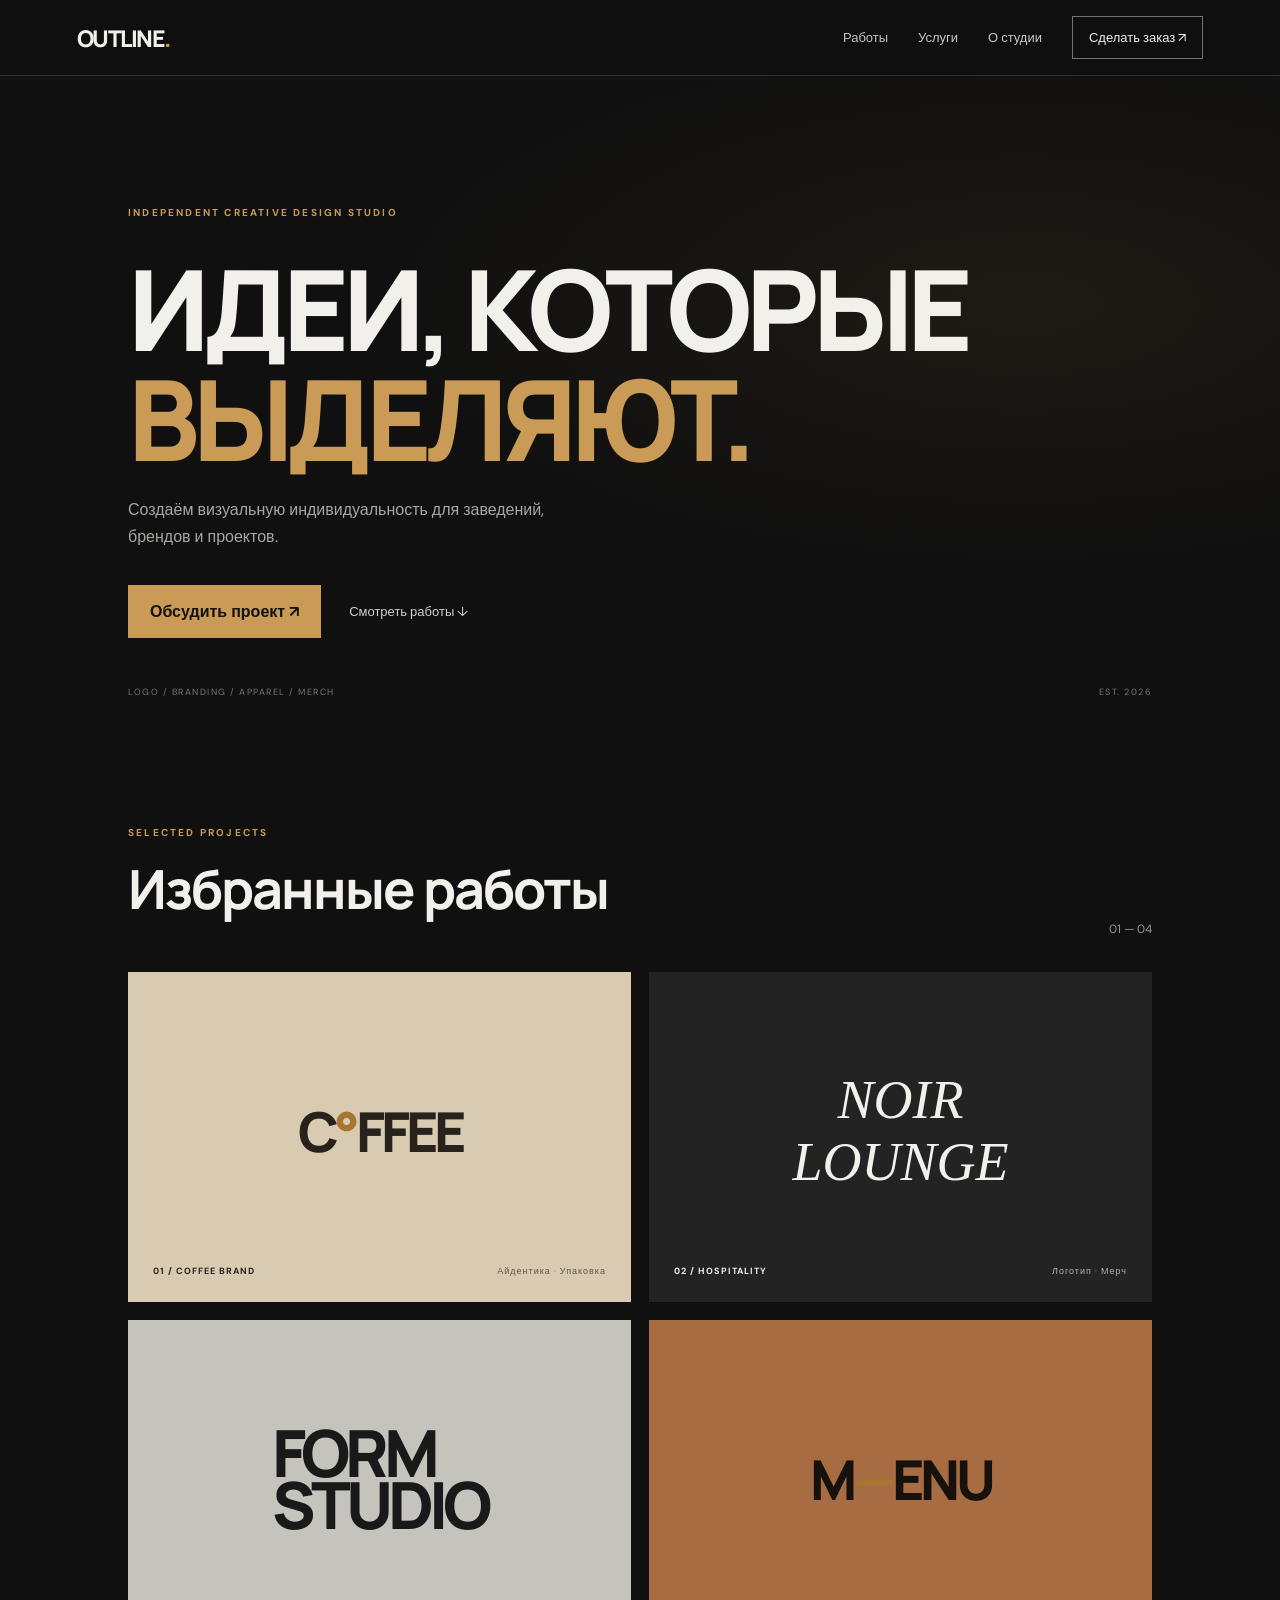
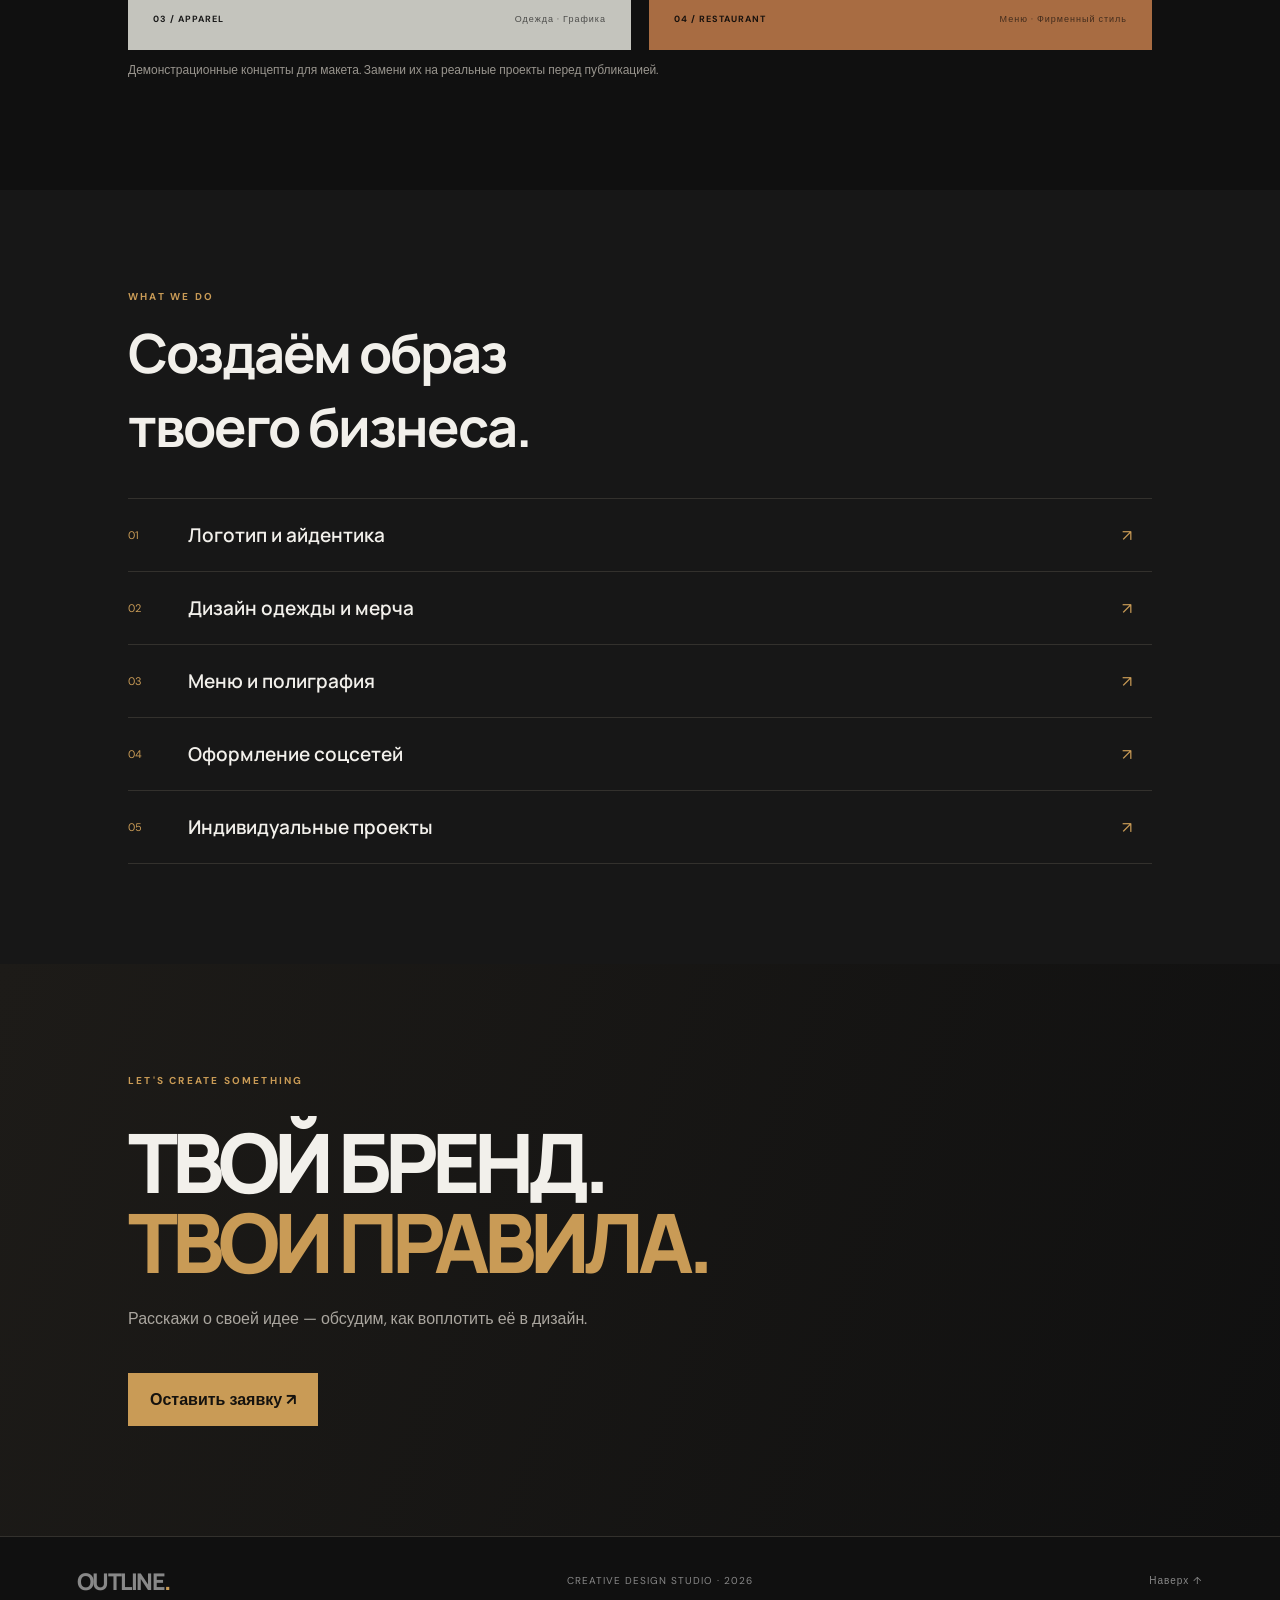
<file: index.html>
<!doctype html>
<html lang="ru">
<head>
  <meta charset="utf-8">
  <meta name="viewport" content="width=device-width, initial-scale=1">
  <meta name="theme-color" content="#101010">
  <title>OUTLINE STUDIO — Creative design</title>
  <link rel="stylesheet" href="styles.css">
</head>
<body>
<header class="topbar">
  <a class="brand" href="#home">OUTLINE<span>.</span></a>
  <button class="menu-btn" id="menuBtn" aria-label="Открыть меню">☰</button>
  <nav id="nav">
    <a href="#work">Работы</a><a href="#services">Услуги</a> 
    <a href="#about">О студии</a><button class="nav-order" data-open-order>Сделать заказ ↗</button>
  </nav>
</header>

<main>
  <section class="hero" id="home">
    <div class="eyebrow">INDEPENDENT CREATIVE DESIGN STUDIO</div>
    <h1>ИДЕИ, КОТОРЫЕ<br><em>ВЫДЕЛЯЮТ.</em></h1>
    <p>Создаём визуальную индивидуальность для заведений, брендов и проектов.</p>
    <div class="hero-actions">
      <button class="primary" data-open-order>Обсудить проект ↗</button>
      <a class="text-link" href="#work">Смотреть работы ↓</a>
    </div>
    <div class="hero-foot"><span>LOGO / BRANDING / APPAREL / MERCH</span><span>EST. 2026</span></div>
  </section>

  <section class="section" id="work">
    <div class="section-head"><div><div class="eyebrow">SELECTED PROJECTS</div><h2>Избранные работы</h2></div><span class="muted">01 — 04</span></div>
    <div class="projects">
      <article class="project project-one"><div class="mock-logo">C<span>°</span>FFEE</div><div class="project-meta"><b>01 / COFFEE BRAND</b><span>Айдентика · Упаковка</span></div></article>
      <article class="project project-two"><div class="mock-logo serif">NOIR<br>LOUNGE</div><div class="project-meta"><b>02 / HOSPITALITY</b><span>Логотип · Мерч</span></div></article>
      <article class="project project-three"><div class="mock-logo condensed">FORM<br>STUDIO</div><div class="project-meta"><b>03 / APPAREL</b><span>Одежда · Графика</span></div></article>
      <article class="project project-four"><div class="mock-logo">M<span>—</span>ENU</div><div class="project-meta"><b>04 / RESTAURANT</b><span>Меню · Фирменный стиль</span></div></article>
    </div>
    <p class="notice">Демонстрационные концепты для макета. Замени их на реальные проекты перед публикацией.</p>
  </section>

  <section class="section services" id="services">
    <div class="eyebrow">WHAT WE DO</div><h2>Создаём образ<br>твоего бизнеса.</h2>
    <div class="service-list">
      <div><span>01</span><b>Логотип и айдентика</b><i>↗</i></div>
      <div><span>02</span><b>Дизайн одежды и мерча</b><i>↗</i></div>
      <div><span>03</span><b>Меню и полиграфия</b><i>↗</i></div>
      <div><span>04</span><b>Оформление соцсетей</b><i>↗</i></div>
      <div><span>05</span><b>Индивидуальные проекты</b><i>↗</i></div>
    </div>
  </section>

  <section class="cta" id="about">
    <div class="eyebrow">LET'S CREATE SOMETHING</div>
    <h2>ТВОЙ БРЕНД.<br><em>ТВОИ ПРАВИЛА.</em></h2>
    <p>Расскажи о своей идее — обсудим, как воплотить её в дизайн.</p>
    <button class="primary" data-open-order>Оставить заявку ↗</button>
  </section>
</main>

<footer><a class="brand" href="#home">OUTLINE<span>.</span></a><span>CREATIVE DESIGN STUDIO · 2026</span><a href="#home">Наверх ↑</a></footer>

<div class="modal-backdrop" id="orderModal" aria-hidden="true">
  <div class="modal" role="dialog" aria-modal="true" aria-labelledby="modalTitle">
    <button class="close" id="closeModal" aria-label="Закрыть">×</button>
    <div class="eyebrow">START A PROJECT</div><h2 id="modalTitle">Расскажите<br>о вашем проекте.</h2>
    <form id="orderForm">
      <label>Название заведения<input name="venue" required placeholder="Например, Coffee House"></label>
      <label>Что нужно сделать?
        <select name="service" required>
          <option value="">Выберите услугу</option><option>Дизайн логотипа</option>
          <option>Дизайн одежды / мерча</option><option>Фирменный стиль</option>
          <option>Меню / полиграфия</option><option>Другое</option>
        </select>
      </label>
      <label>Ваше имя<input name="name" required placeholder="Имя"></label>
      <label>Телефон или Telegram<input name="contact" required placeholder="@username или +..."></label>
      <label>Комментарий <textarea name="comment" rows="3" placeholder="Коротко опишите задачу (необязательно)"></textarea></label>
      <button class="primary full" type="submit">Отправить заявку ↗</button>
      <p class="form-note" id="formNote">В демо-версии заявки сохраняются только в этом браузере.</p>
    </form>
  </div>
</div>
<script src="app.js"></script>
</body></html>
</file>
<file: styles.css>
@import url('https://fonts.googleapis.com/css2?family=DM+Sans:wght@400;500;600;700&family=Manrope:wght@400;500;600;700;800&display=swap');
:root{--bg:#101010;--panel:#191919;--text:#f2f0eb;--muted:#99958e;--gold:#c99b56;--line:#33312d}
*{box-sizing:border-box}html{scroll-behavior:smooth}body{margin:0;background:var(--bg);color:var(--text);font-family:'DM Sans',sans-serif}a{color:inherit;text-decoration:none}button,input,select,textarea{font:inherit}.topbar{height:76px;padding:0 6vw;display:flex;align-items:center;justify-content:space-between;border-bottom:1px solid var(--line);position:sticky;top:0;background:#101010ed;backdrop-filter:blur(12px);z-index:5}.brand{font:800 23px Manrope;letter-spacing:-1.5px}.brand span,.admin-main h1 span{color:var(--gold)}nav{display:flex;align-items:center;gap:30px;font-size:13px;color:#c9c6c0}nav a:hover,.text-link:hover{color:var(--gold)}.nav-order,.outline-btn{background:transparent;border:1px solid #77716a;color:var(--text);padding:12px 16px;cursor:pointer}.menu-btn{display:none;background:none;color:white;border:0;font-size:24px}.hero{min-height:650px;padding:130px 10vw 35px;position:relative;background:radial-gradient(ellipse at 80% 35%,#3b2d1d55,transparent 45%)}.eyebrow{font-size:10px;letter-spacing:2.2px;color:var(--gold);font-weight:700}.hero h1,.cta h2{font:800 clamp(48px,9vw,112px)/.98 Manrope;letter-spacing:-6px;margin:35px 0 22px}.hero h1 em,.cta h2 em{font-style:normal;color:var(--gold)}.hero p,.cta p{max-width:480px;color:#aaa69f;line-height:1.7}.hero-actions{display:flex;align-items:center;gap:28px;margin-top:35px}.primary{background:var(--gold);border:0;color:#15120e;padding:16px 22px;font-weight:700;cursor:pointer}.primary:hover{background:#e0b879}.text-link{font-size:13px;color:#d2cec7}.hero-foot{position:absolute;bottom:28px;left:10vw;right:10vw;display:flex;justify-content:space-between;color:#777;font-size:9px;letter-spacing:1.5px}.section{padding:100px 10vw}.section-head{display:flex;justify-content:space-between;align-items:end;margin-bottom:35px}.section h2,.admin-toolbar h2{font:700 clamp(32px,5vw,54px) Manrope;letter-spacing:-2px;margin:12px 0}.muted,.notice{color:var(--muted);font-size:12px}.projects{display:grid;grid-template-columns:1fr 1fr;gap:18px}.project{height:330px;padding:25px;display:flex;flex-direction:column;justify-content:space-between;overflow:hidden}.project-one{background:#d9cbb1;color:#27221c}.project-two{background:#242323}.project-three{background:#c4c4bd;color:#191919}.project-four{background:#a86c42;color:#17110d}.mock-logo{font:800 55px Manrope;letter-spacing:-4px;align-self:center;margin:auto}.mock-logo span{color:#a87532}.serif{font:italic 54px Georgia;text-align:center;letter-spacing:0}.condensed{font:800 65px Manrope;line-height:.8;letter-spacing:-5px}.project-meta{display:flex;justify-content:space-between;font-size:9px;letter-spacing:1px}.project-meta span{opacity:.7}.services{background:#171717}.service-list{margin-top:35px;border-top:1px solid var(--line)}.service-list div{display:grid;grid-template-columns:60px 1fr 30px;padding:23px 0;border-bottom:1px solid var(--line);align-items:center}.service-list span{color:var(--gold);font-size:11px}.service-list b{font:600 19px Manrope}.service-list i{font-style:normal;color:var(--gold)}.cta{padding:110px 10vw;background:linear-gradient(110deg,#1d1b18,#101010)}.cta h2{font-size:clamp(42px,7vw,82px)}.cta .primary{margin-top:25px}footer{padding:28px 6vw;border-top:1px solid var(--line);display:flex;justify-content:space-between;align-items:center;color:#888;font-size:10px;letter-spacing:1px}.modal-backdrop{position:fixed;inset:0;background:#000c;z-index:10;display:none;align-items:center;justify-content:center;padding:15px;overflow:auto}.modal-backdrop.open{display:flex}.modal{background:#191919;border:1px solid #39352f;width:min(540px,100%);padding:35px;position:relative;max-height:94vh;overflow:auto}.modal h2{font:700 34px/1.05 Manrope;letter-spacing:-1.5px;margin:15px 0 25px}.close{position:absolute;right:18px;top:12px;background:none;border:0;color:white;font-size:30px;cursor:pointer}form label{display:block;font-size:12px;color:#c8c3ba;margin:14px 0}input,select,textarea{display:block;width:100%;margin-top:7px;background:#101010;border:1px solid #403d37;color:white;padding:13px;outline:none}input:focus,select:focus,textarea:focus{border-color:var(--gold)}textarea{resize:vertical}.full{width:100%;margin-top:12px}.form-note{color:#8e8980;font-size:10px;line-height:1.5}.admin-main{padding:65px 8vw;max-width:1100px;margin:auto}.admin-main h1{font:800 64px Manrope;letter-spacing:-4px;margin:12px 0 30px}.stats{display:grid;grid-template-columns:1fr 1fr;gap:14px;max-width:500px}.stats div{background:var(--panel);padding:22px;display:flex;flex-direction:column;gap:5px}.stats strong{font:700 35px Manrope;color:var(--gold)}.stats span{font-size:12px;color:var(--muted)}.admin-toolbar{display:flex;align-items:center;justify-content:space-between;margin-top:55px}.admin-toolbar h2{font-size:24px}.orders-list{display:grid;gap:10px}.order-card{background:var(--panel);border:1px solid var(--line);padding:18px;display:grid;grid-template-columns:1fr auto;gap:12px}.order-card h3{margin:0 0 8px;font:600 17px Manrope}.order-card p{margin:4px 0;color:#aaa;font-size:12px;overflow-wrap:anywhere}.order-card select{width:auto;min-width:135px;margin:0}.warning{background:#2a2117;padding:15px;margin-top:35px;line-height:1.6}.admin-label{color:var(--gold);font-size:10px;letter-spacing:2px}
@media(max-width:700px){.topbar{height:65px;padding:0 20px}.menu-btn{display:block}nav{display:none;position:absolute;top:64px;left:0;right:0;background:#151515;padding:22px;flex-direction:column;align-items:stretch;gap:20px;border-bottom:1px solid var(--line)}nav.open{display:flex}.hero{padding:105px 24px 90px;min-height:620px}.hero h1{letter-spacing:-3px}.hero-foot{left:24px;right:24px;font-size:8px}.section{padding:75px 24px}.projects{grid-template-columns:1fr}.project{height:290px}.service-list b{font-size:16px}.cta{padding:80px 24px}footer{padding:25px 20px;gap:12px;flex-wrap:wrap}.modal{padding:28px 20px}.admin-main{padding:45px 20px}.admin-main h1{font-size:52px}.order-card{grid-template-columns:1fr}.admin-toolbar{gap:10px;align-items:center}.admin-toolbar h2{font-size:20px}.stats{gap:8px}.stats div{padding:16px}}
</file>
